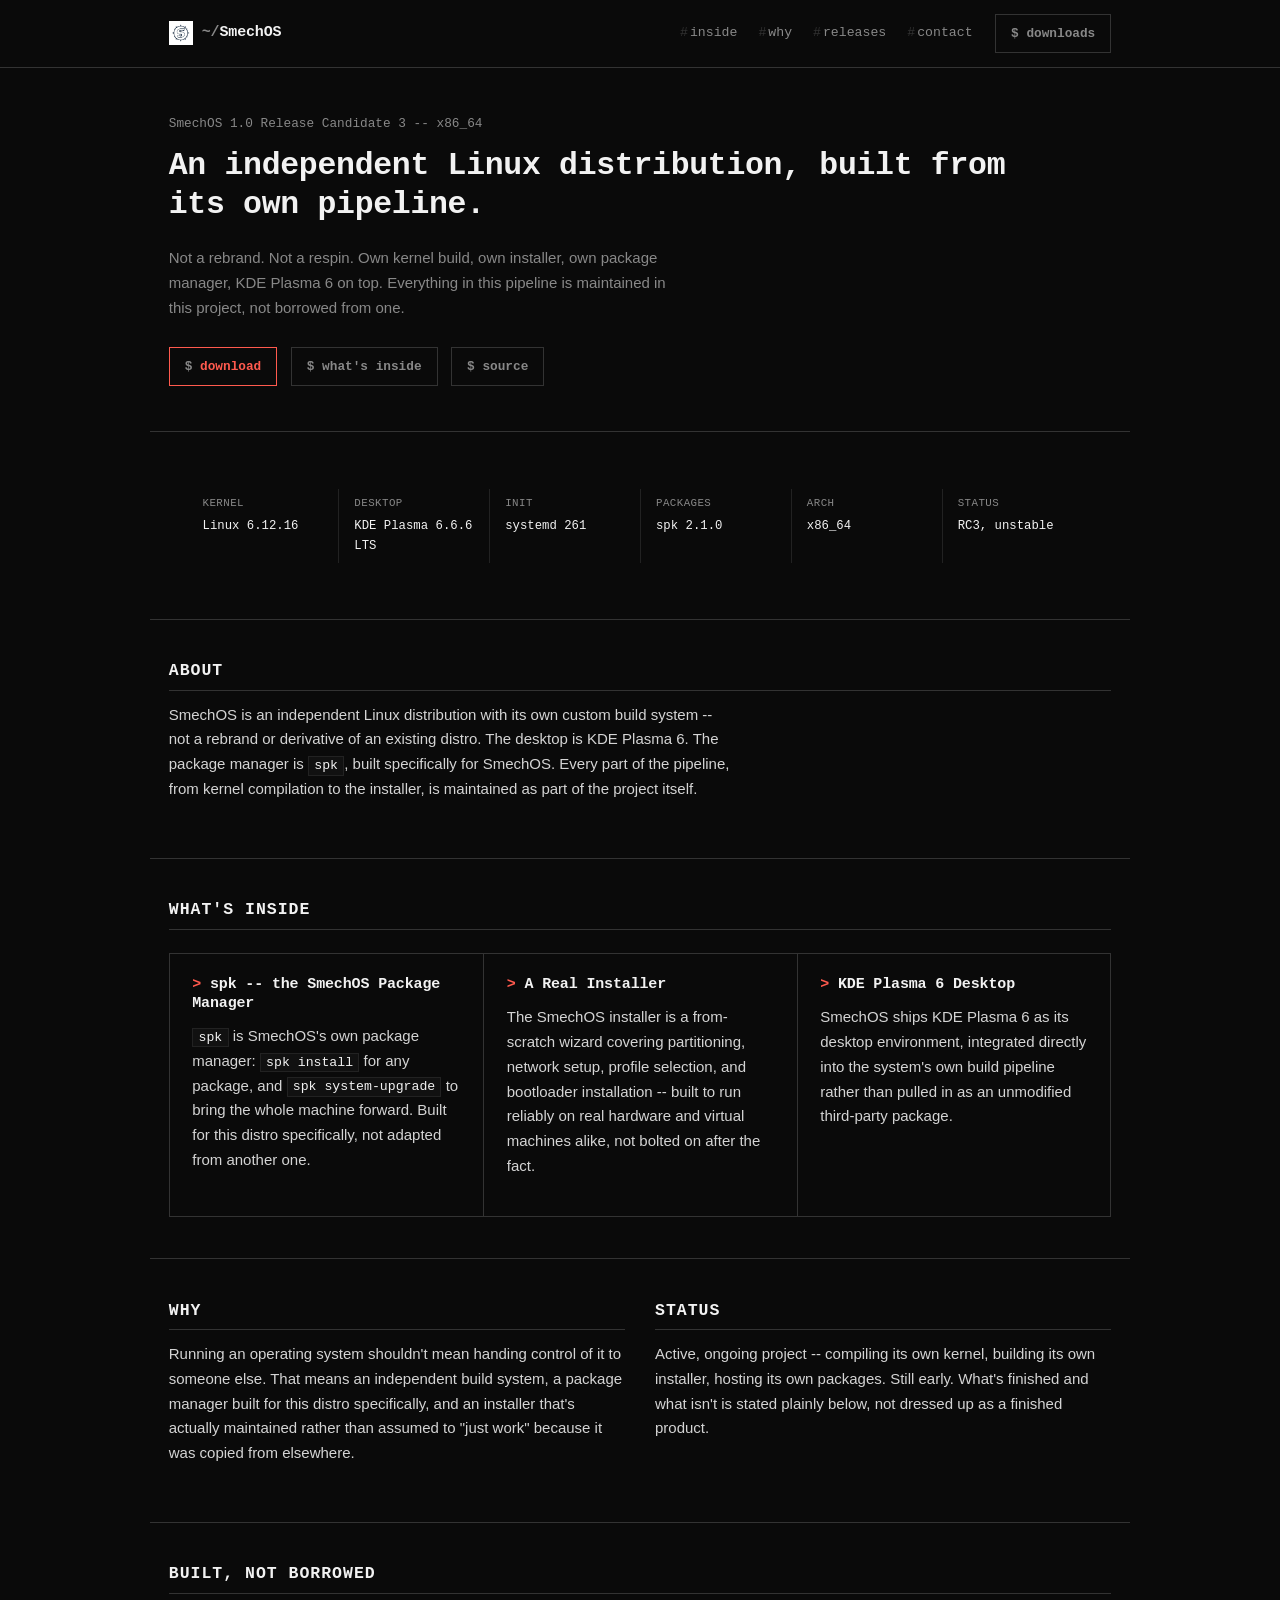
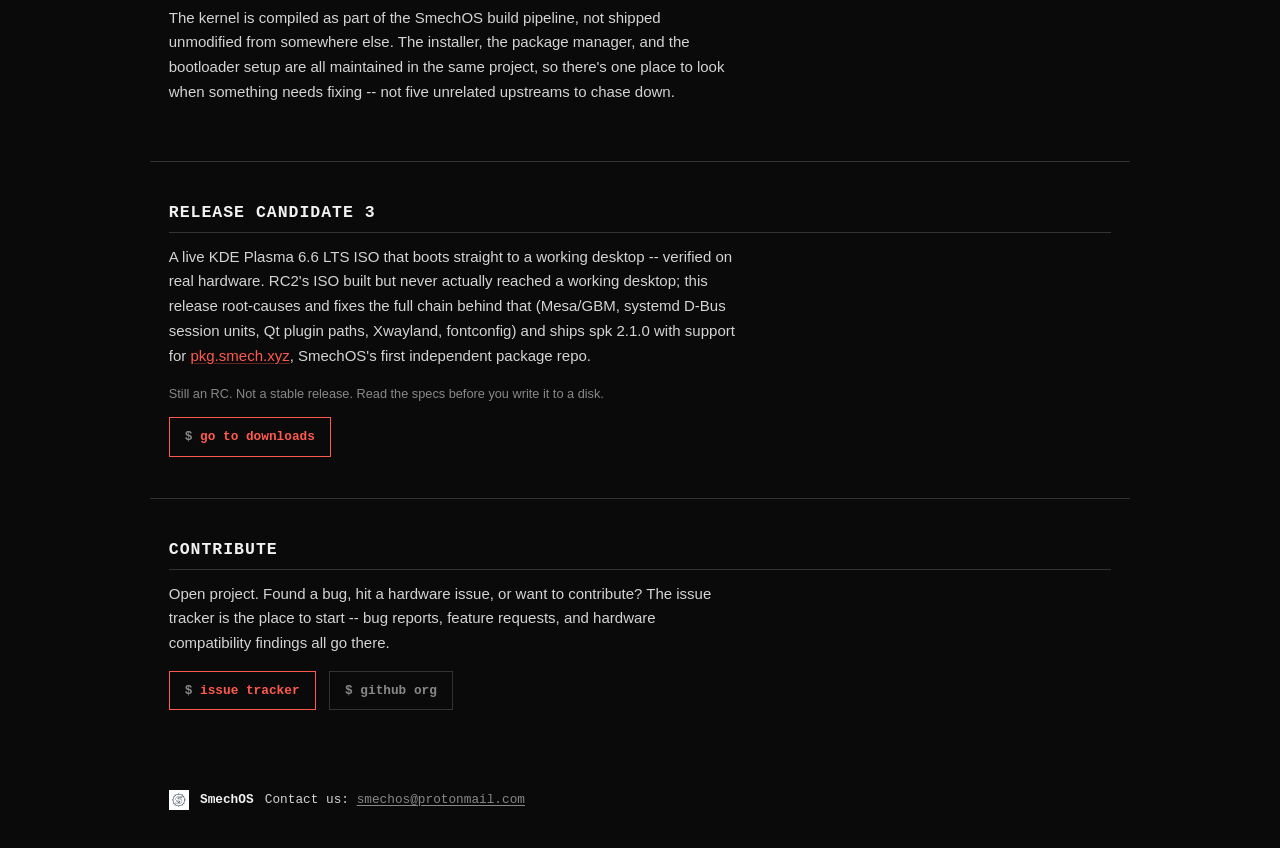
<file: index.html>
<!DOCTYPE html>
<html lang="en">
<head>
<meta charset="UTF-8">
<meta name="viewport" content="width=device-width, initial-scale=1.0">
<meta name="google-site-verification" content="x3f12THFJ5OekCMr3U08rLsCxz53IqWxdbclRZMlLFw" />
<title>SmechOS -- An Independent, Sovereign Linux Distribution</title>
<link rel="stylesheet" href="style.css">
<link rel="icon" href="logo.jpg" type="image/jpeg">
<meta name="description" content="SmechOS is an independent Linux distribution built entirely from source -- not based on Gentoo, Ubuntu, or Arch. Includes its own kernel build, KDE Plasma 6 desktop, and the spk package manager. Built by Smech Labs.">
<script type="application/ld+json">
{
  "@context": "https://schema.org",
  "@type": "SoftwareApplication",
  "name": "SmechOS",
  "applicationCategory": "OperatingSystem",
  "operatingSystem": "Linux",
  "description": "SmechOS is an independent Linux distribution built entirely from source -- not based on Gentoo, Ubuntu, or Arch. Includes its own kernel build, KDE Plasma 6 desktop, and the spk package manager.",
  "url": "https://os.smech.xyz",
  "downloadUrl": "https://os.smech.xyz/downloads.html",
  "softwareVersion": "1.0 Release Candidate 3",
  "publisher": {
    "@type": "Organization",
    "name": "Smech Labs",
    "url": "https://labs.smech.xyz"
  }
}
</script>
</head>
<body>

<header class="site-header">
  <div class="header-inner">
    <a class="brand" href="#home">
      <img class="brand-logo" src="logo.jpg" alt="SmechOS logo">
      <span class="brand-name">SmechOS</span>
    </a>
    <nav class="nav" id="nav">
      <a href="#solutions">inside</a>
      <a href="#vision">why</a>
      <a href="#cta">releases</a>
      <a href="#contact">contact</a>
    </nav>
    <a class="btn btn-outline header-cta" href="downloads.html">downloads</a>
    <button class="nav-toggle" id="navToggle" aria-label="Toggle navigation" aria-expanded="false">
      <span></span><span></span><span></span>
    </button>
  </div>
</header>

<main>

  <section class="hero" id="home">
    <div class="hero-content">
      <div class="eyebrow">SmechOS 1.0 Release Candidate 3 -- x86_64</div>
      <h1>An independent Linux distribution, built from its own pipeline.</h1>
      <p class="hero-sub">Not a rebrand. Not a respin. Own kernel build, own installer,
         own package manager, KDE Plasma 6 on top. Everything in this
         pipeline is maintained in this project, not borrowed from one.</p>
      <div class="hero-actions">
        <a class="btn btn-primary" href="downloads.html">download</a>
        <a class="btn btn-outline" href="#solutions">what's inside</a>
        <a class="btn btn-outline" href="https://github.com/Smech-Labs" target="_blank" rel="noopener">source</a>
      </div>
    </div>
  </section>

  <section class="facts" aria-label="Quick specs">
    <dl class="facts-inner">
      <div class="fact"><dt>Kernel</dt><dd>Linux 6.12.16</dd></div>
      <div class="fact"><dt>Desktop</dt><dd>KDE Plasma 6.6.6 LTS</dd></div>
      <div class="fact"><dt>Init</dt><dd>systemd 261</dd></div>
      <div class="fact"><dt>Packages</dt><dd>spk 2.1.0</dd></div>
      <div class="fact"><dt>Arch</dt><dd>x86_64</dd></div>
      <div class="fact"><dt>Status</dt><dd>RC3, unstable</dd></div>
    </dl>
  </section>

  <section class="about" id="about">
    <h2>About</h2>
    <p>SmechOS is an independent Linux distribution with its own custom build
       system -- not a rebrand or derivative of an existing distro. The
       desktop is KDE Plasma 6. The package manager is <code>spk</code>,
       built specifically for SmechOS. Every part of the pipeline, from
       kernel compilation to the installer, is maintained as part of the
       project itself.</p>
  </section>

  <section class="solutions" id="solutions">
    <h2>What's inside</h2>
    <div class="feature-grid">
      <article class="feature-card">
        <div class="feature-icon feature-icon-layers" aria-hidden="true"></div>
        <h3>spk -- the SmechOS Package Manager</h3>
        <p><code>spk</code> is SmechOS's own package manager: <code>spk
           install</code> for any package, and <code>spk
           system-upgrade</code> to bring the whole machine forward.
           Built for this distro specifically, not adapted from another
           one.</p>
      </article>
      <article class="feature-card">
        <div class="feature-icon feature-icon-facet" aria-hidden="true"></div>
        <h3>A Real Installer</h3>
        <p>The SmechOS installer is a from-scratch wizard covering
           partitioning, network setup, profile selection, and bootloader
           installation -- built to run reliably on real hardware and
           virtual machines alike, not bolted on after the fact.</p>
      </article>
      <article class="feature-card">
        <div class="feature-icon feature-icon-people" aria-hidden="true"></div>
        <h3>KDE Plasma 6 Desktop</h3>
        <p>SmechOS ships KDE Plasma 6 as its desktop environment, integrated
           directly into the system's own build pipeline rather than pulled
           in as an unmodified third-party package.</p>
      </article>
    </div>
  </section>

  <section class="vision" id="vision">
    <div class="vision-block">
      <h2>Why</h2>
      <p>Running an operating system shouldn't mean handing control of it to
         someone else. That means an independent build system, a package
         manager built for this distro specifically, and an installer that's
         actually maintained rather than assumed to "just work" because it
         was copied from elsewhere.</p>
    </div>
    <div class="vision-block">
      <h2>Status</h2>
      <p>Active, ongoing project -- compiling its own kernel, building its
         own installer, hosting its own packages. Still early. What's
         finished and what isn't is stated plainly below, not dressed up as
         a finished product.</p>
    </div>
  </section>

  <section class="performance" id="performance">
    <h2>Built, not borrowed</h2>
    <p>The kernel is compiled as part of the SmechOS build pipeline, not
       shipped unmodified from somewhere else. The installer, the package
       manager, and the bootloader setup are all maintained in the same
       project, so there's one place to look when something needs fixing --
       not five unrelated upstreams to chase down.</p>
  </section>

  <section class="cta" id="cta">
    <h2>Release Candidate 3</h2>
    <p>A live KDE Plasma 6.6 LTS ISO that boots straight to a working desktop
       -- verified on real hardware. RC2's ISO built but never actually
       reached a working desktop; this release root-causes and fixes the
       full chain behind that (Mesa/GBM, systemd D-Bus session units, Qt
       plugin paths, Xwayland, fontconfig) and ships spk 2.1.0 with support
       for <a href="https://pkg.smech.xyz">pkg.smech.xyz</a>, SmechOS's first
       independent package repo.</p>
    <p class="cta-note">Still an RC. Not a stable release. Read the specs
       before you write it to a disk.</p>
    <a class="btn btn-primary" href="downloads.html">go to downloads</a>
  </section>

  <section class="community" id="community">
    <h2>Contribute</h2>
    <p>Open project. Found a bug, hit a hardware issue, or want to
       contribute? The issue tracker is the place to start -- bug reports,
       feature requests, and hardware compatibility findings all go there.</p>
    <div class="hero-actions">
      <a class="btn btn-primary" href="https://github.com/Smech-Labs/smechos-issues" target="_blank" rel="noopener">issue tracker</a>
      <a class="btn btn-outline" href="https://github.com/Smech-Labs" target="_blank" rel="noopener">github org</a>
    </div>
  </section>

</main>

<footer class="site-footer" id="contact">
  <img class="footer-logo" src="logo.jpg" alt="SmechOS logo">
  <p class="footer-brand">SmechOS</p>
  <p>Contact us: <a href="mailto:smechos@protonmail.com">smechos@protonmail.com</a></p>
</footer>

<script src="app.js"></script>
</body>
</html>
</file>
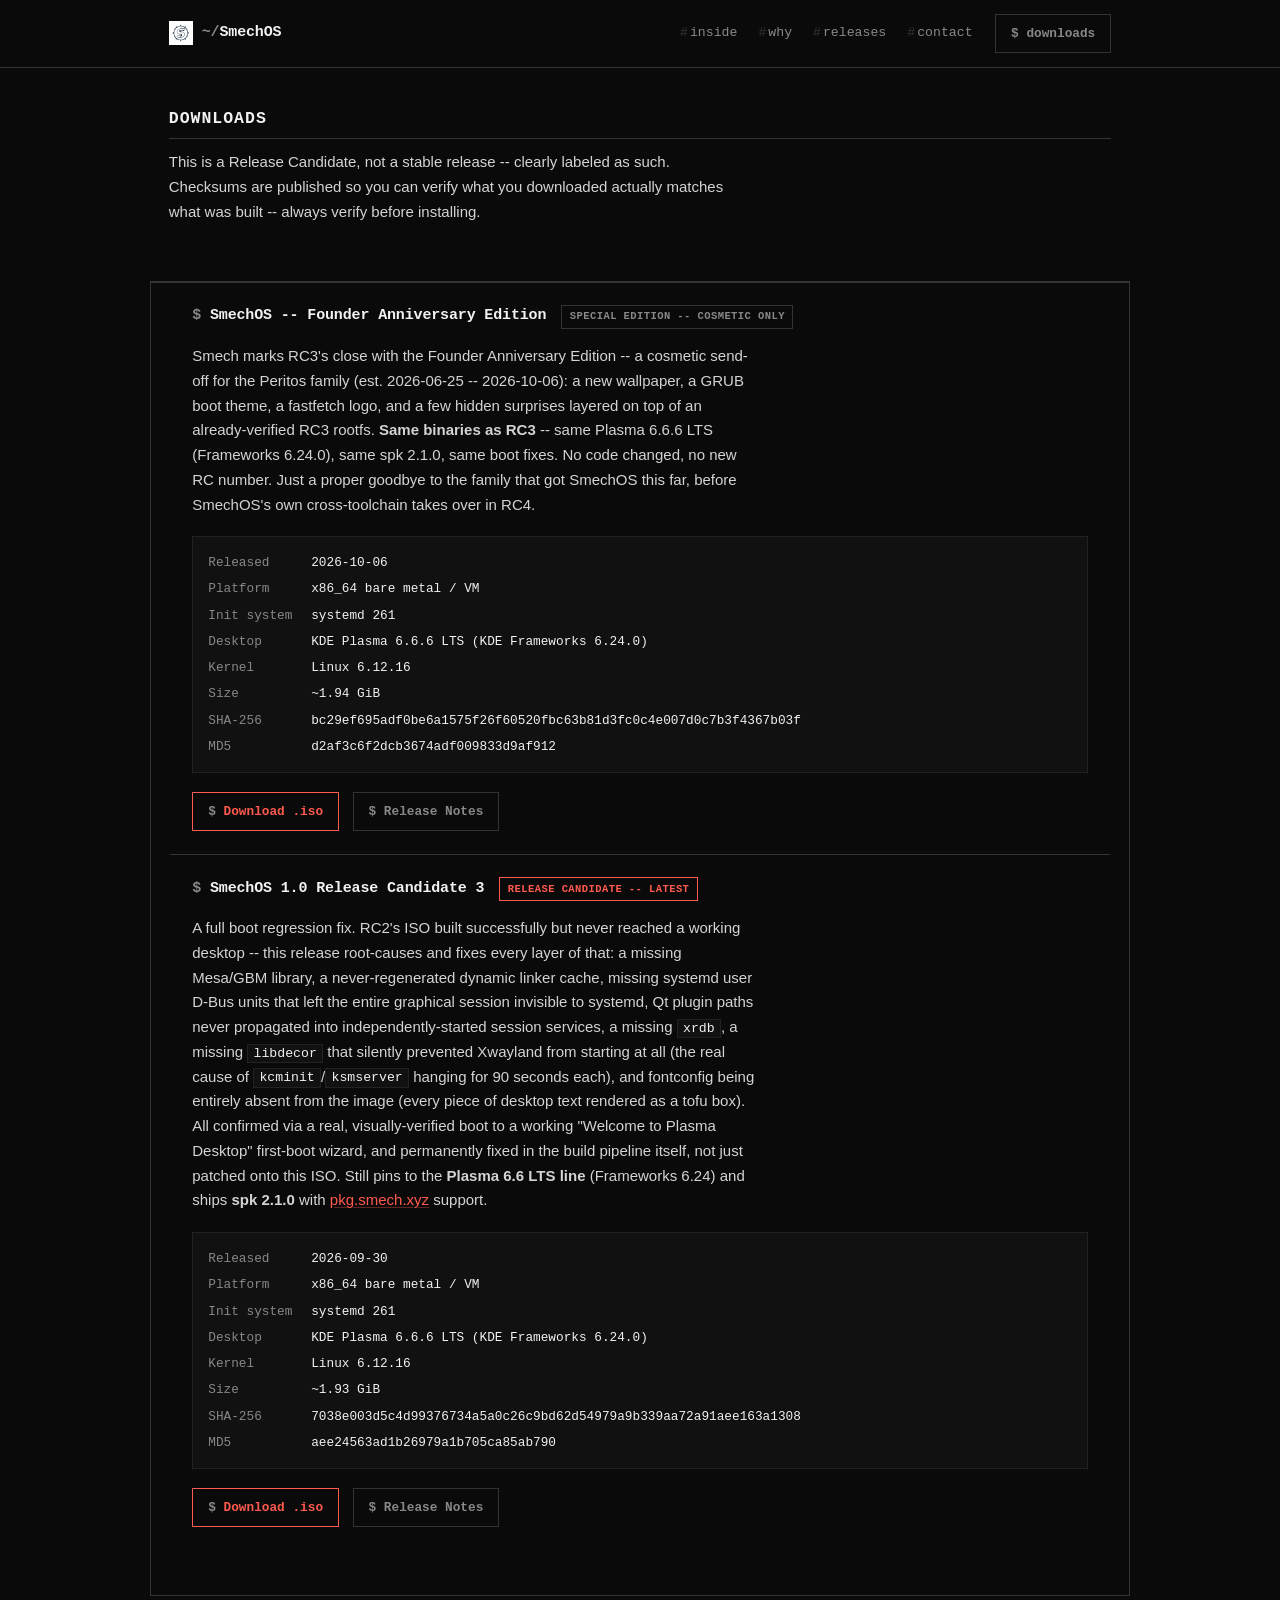
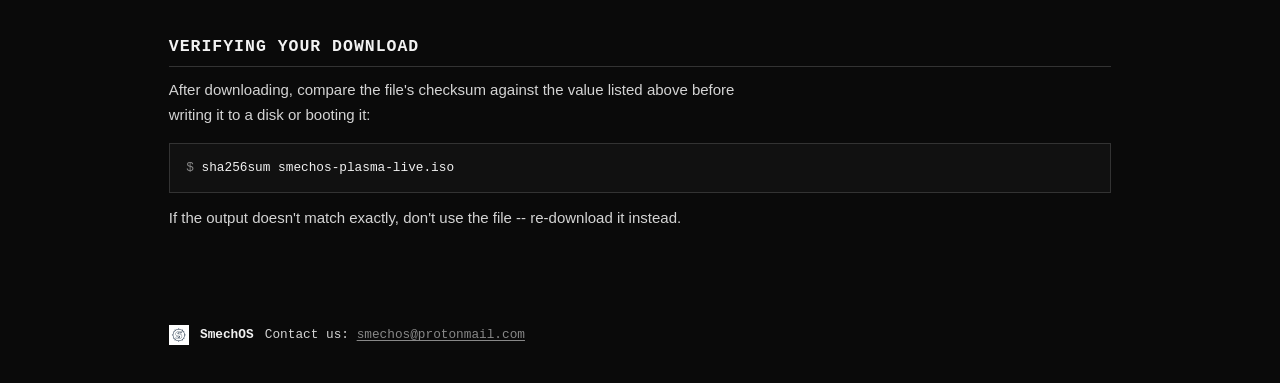
<file: downloads.html>
<!DOCTYPE html>
<html lang="en">
<head>
<meta charset="UTF-8">
<meta name="viewport" content="width=device-width, initial-scale=1.0">
<title>Downloads -- SmechOS</title>
<link rel="stylesheet" href="style.css">
<link rel="icon" href="logo.jpg" type="image/jpeg">
</head>
<body>

<header class="site-header">
  <div class="header-inner">
    <a class="brand" href="index.html">
      <img class="brand-logo" src="logo.jpg" alt="SmechOS logo">
      <span class="brand-name">SmechOS</span>
    </a>
    <nav class="nav" id="nav">
      <a href="index.html#solutions">inside</a>
      <a href="index.html#vision">why</a>
      <a href="index.html#cta">releases</a>
      <a href="index.html#contact">contact</a>
    </nav>
    <a class="btn btn-outline header-cta" href="downloads.html">downloads</a>
    <button class="nav-toggle" id="navToggle" aria-label="Toggle navigation" aria-expanded="false">
      <span></span><span></span><span></span>
    </button>
  </div>
</header>

<main>

  <section class="about" id="downloads-intro">
    <h2>Downloads</h2>
    <p>This is a Release Candidate, not a stable release -- clearly labeled
       as such. Checksums are published so you can verify what you
       downloaded actually matches what was built -- always verify before
       installing.</p>
  </section>

  <section class="downloads-list">

    <article class="download-card">
      <div class="download-card-header">
        <h3>SmechOS -- Founder Anniversary Edition</h3>
        <span class="badge">Special Edition -- Cosmetic Only</span>
      </div>
      <p>Smech marks RC3's close with the Founder Anniversary Edition -- a
         cosmetic send-off for the Peritos family (est. 2026-06-25 --
         2026-10-06): a new wallpaper, a GRUB boot theme, a fastfetch logo,
         and a few hidden surprises layered on top of an already-verified
         RC3 rootfs. <strong>Same binaries as RC3</strong> -- same Plasma
         6.6.6 LTS (Frameworks 6.24.0), same spk 2.1.0, same boot fixes. No
         code changed, no new RC number. Just a proper goodbye to the
         family that got SmechOS this far, before SmechOS's own
         cross-toolchain takes over in RC4.</p>
      <dl class="download-meta">
        <dt>Released</dt>
        <dd>2026-10-06</dd>
        <dt>Platform</dt>
        <dd>x86_64 bare metal / VM</dd>
        <dt>Init system</dt>
        <dd>systemd 261</dd>
        <dt>Desktop</dt>
        <dd>KDE Plasma 6.6.6 LTS (KDE Frameworks 6.24.0)</dd>
        <dt>Kernel</dt>
        <dd>Linux 6.12.16</dd>
        <dt>Size</dt>
        <dd>~1.94 GiB</dd>
        <dt>SHA-256</dt>
        <dd><code>bc29ef695adf0be6a1575f26f60520fbc63b81d3fc0c4e007d0c7b3f4367b03f</code></dd>
        <dt>MD5</dt>
        <dd><code>d2af3c6f2dcb3674adf009833d9af912</code></dd>
      </dl>
      <div class="download-actions">
        <a class="btn btn-primary" href="https://github.com/Smech-Labs/smechlabs-iso-files/releases/download/smechos-1.0-rc3-fae/smechos-plasma-live-fae.iso">Download .iso</a>
        <a class="btn btn-outline" href="https://github.com/Smech-Labs/smechlabs-iso-files/releases/tag/smechos-1.0-rc3-fae">Release Notes</a>
      </div>
    </article>

    <article class="download-card">
      <div class="download-card-header">
        <h3>SmechOS 1.0 Release Candidate 3</h3>
        <span class="badge badge-beta">Release Candidate -- Latest</span>
      </div>
      <p>A full boot regression fix. RC2's ISO built successfully but never
         reached a working desktop -- this release root-causes and fixes
         every layer of that: a missing Mesa/GBM library, a never-regenerated
         dynamic linker cache, missing systemd user D-Bus units that left the
         entire graphical session invisible to systemd, Qt plugin paths never
         propagated into independently-started session services, a missing
         <code>xrdb</code>, a missing <code>libdecor</code> that silently
         prevented Xwayland from starting at all (the real cause of
         <code>kcminit</code>/<code>ksmserver</code> hanging for 90 seconds
         each), and fontconfig being entirely absent from the image (every
         piece of desktop text rendered as a tofu box). All confirmed via a
         real, visually-verified boot to a working "Welcome to Plasma
         Desktop" first-boot wizard, and permanently fixed in the build
         pipeline itself, not just patched onto this ISO. Still pins to the
         <strong>Plasma 6.6 LTS line</strong> (Frameworks 6.24) and ships
         <strong>spk 2.1.0</strong> with
         <a href="https://pkg.smech.xyz">pkg.smech.xyz</a> support.</p>
      <dl class="download-meta">
        <dt>Released</dt>
        <dd>2026-09-30</dd>
        <dt>Platform</dt>
        <dd>x86_64 bare metal / VM</dd>
        <dt>Init system</dt>
        <dd>systemd 261</dd>
        <dt>Desktop</dt>
        <dd>KDE Plasma 6.6.6 LTS (KDE Frameworks 6.24.0)</dd>
        <dt>Kernel</dt>
        <dd>Linux 6.12.16</dd>
        <dt>Size</dt>
        <dd>~1.93 GiB</dd>
        <dt>SHA-256</dt>
        <dd><code>7038e003d5c4d99376734a5a0c26c9bd62d54979a9b339aa72a91aee163a1308</code></dd>
        <dt>MD5</dt>
        <dd><code>aee24563ad1b26979a1b705ca85ab790</code></dd>
      </dl>
      <div class="download-actions">
        <a class="btn btn-primary" href="https://github.com/Smech-Labs/smechlabs-iso-files/releases/download/smechos-1.0-rc3/smechos-plasma-live.iso">Download .iso</a>
        <a class="btn btn-outline" href="https://github.com/Smech-Labs/smechlabs-iso-files/releases/tag/smechos-1.0-rc3">Release Notes</a>
      </div>
    </article>

  </section>

  <section class="about" id="verify">
    <h2>Verifying Your Download</h2>
    <p>After downloading, compare the file's checksum against the value
       listed above before writing it to a disk or booting it:</p>
    <pre class="verify-cmd">sha256sum smechos-plasma-live.iso</pre>
    <p>If the output doesn't match exactly, don't use the file -- re-download
       it instead.</p>
  </section>

</main>

<footer class="site-footer" id="contact">
  <img class="footer-logo" src="logo.jpg" alt="SmechOS logo">
  <p class="footer-brand">SmechOS</p>
  <p>Contact us: <a href="mailto:smechos@protonmail.com">smechos@protonmail.com</a></p>
</footer>

<script src="app.js"></script>
</body>
</html>
</file>
<file: style.css>
/* SmechOS -- plain, information-dense site. No gradients, no blur, no
   rounded "SaaS card" chrome, no hover-lift buttons. Sharp corners,
   visible borders, monospace for structure, a readable body face for
   paragraphs. */

:root {
  --bg: #0a0a0a;
  --bg-raised: #111111;
  --text: #d4d4d4;
  --text-dim: #888888;
  --text-bright: #f2f2f2;
  --accent: #ff5a4e;
  --border: #333333;
  --border-dim: #222222;
  --max-width: 980px;
  --mono: "JetBrains Mono", "Fira Code", ui-monospace, SFMono-Regular, Menlo, Consolas, "Liberation Mono", monospace;
  --sans: -apple-system, "Segoe UI", Roboto, Helvetica, Arial, sans-serif;
}

* {
  box-sizing: border-box;
}

html, body {
  margin: 0;
  padding: 0;
  background: var(--bg);
  color: var(--text);
  font-family: var(--sans);
  font-size: 15px;
  line-height: 1.65;
}

h1, h2, h3 {
  font-family: var(--mono);
  font-weight: 700;
  color: var(--text-bright);
  line-height: 1.25;
  margin: 0 0 0.7em;
  letter-spacing: -0.01em;
}

h2 {
  font-size: 1.1rem;
  text-transform: uppercase;
  letter-spacing: 0.06em;
  padding-bottom: 0.5em;
  border-bottom: 1px solid var(--border);
}

h3 {
  font-size: 1rem;
}

p {
  color: var(--text);
  margin: 0 0 1em;
  max-width: 68ch;
}

code {
  font-family: var(--mono);
  background: var(--bg-raised);
  border: 1px solid var(--border-dim);
  padding: 0.1em 0.4em;
  font-size: 0.88em;
  color: var(--text-bright);
}

a {
  color: var(--accent);
  text-decoration: underline;
  text-decoration-color: rgba(255, 90, 78, 0.35);
  text-underline-offset: 2px;
}

a:hover, a:focus {
  text-decoration-color: var(--accent);
}

hr {
  border: none;
  border-top: 1px solid var(--border);
  margin: 2.5rem 0;
}

/* ---------- header ---------- */

.site-header {
  border-bottom: 1px solid var(--border);
  background: var(--bg);
}

.header-inner {
  max-width: var(--max-width);
  margin: 0 auto;
  padding: 0.9rem 1.25rem;
  display: flex;
  align-items: center;
  gap: 1.5rem;
  font-family: var(--mono);
}

.brand {
  display: flex;
  align-items: center;
  gap: 0.6rem;
  margin-right: auto;
  text-decoration: none;
}

.brand-logo {
  width: 24px;
  height: 24px;
}

.brand-name {
  font-weight: 700;
  font-size: 1rem;
  color: var(--text-bright);
  letter-spacing: -0.01em;
}

.brand-name::before {
  content: "~/";
  color: var(--text-dim);
}

.nav {
  display: flex;
  gap: 1.4rem;
}

.nav a {
  color: var(--text-dim);
  text-decoration: none;
  font-size: 0.88rem;
}

.nav a::before {
  content: "#";
  color: var(--border);
  margin-right: 0.15em;
}

.nav a:hover,
.nav a:focus {
  color: var(--accent);
}

.header-cta {
  flex-shrink: 0;
}

.nav-toggle {
  display: none;
  flex-direction: column;
  justify-content: center;
  gap: 5px;
  width: 28px;
  height: 28px;
  background: none;
  border: 1px solid var(--border);
  cursor: pointer;
  padding: 4px;
}

.nav-toggle span {
  display: block;
  height: 1px;
  background: var(--text);
}

/* ---------- buttons ---------- */

.btn {
  display: inline-block;
  font-family: var(--mono);
  padding: 0.55rem 1rem;
  font-size: 0.85rem;
  font-weight: 600;
  cursor: pointer;
  border: 1px solid var(--border);
  border-radius: 0;
  text-decoration: none;
  background: transparent;
  color: var(--text);
}

.btn::before {
  content: "$ ";
  color: var(--text-dim);
}

.btn:hover {
  border-color: var(--accent);
  color: var(--accent);
}

.btn-primary {
  border-color: var(--accent);
  color: var(--accent);
}

.btn-primary:hover {
  background: var(--accent);
  color: #0a0a0a;
}

.btn-outline {
  color: var(--text-dim);
}

/* ---------- hero ---------- */

.hero {
  border-bottom: 1px solid var(--border);
  padding: 3rem 1.25rem;
}

.hero-bg {
  display: none;
}

.hero-content {
  max-width: var(--max-width);
  margin: 0 auto;
}

.hero .eyebrow {
  font-family: var(--mono);
  color: var(--text-dim);
  font-size: 0.85rem;
  margin-bottom: 0.8rem;
}

.hero h1 {
  font-size: clamp(1.5rem, 3.4vw, 2.1rem);
  max-width: 46ch;
}

.hero-sub {
  font-size: 1rem;
  color: var(--text-dim);
  margin-bottom: 1.75rem;
  max-width: 60ch;
}

.hero-actions {
  display: flex;
  gap: 0.9rem;
  flex-wrap: wrap;
}

/* ---------- quick facts strip ---------- */

.facts {
  border-bottom: 1px solid var(--border);
}

.facts-inner {
  max-width: var(--max-width);
  margin: 0 auto;
  padding: 1rem 1.25rem;
  display: grid;
  grid-template-columns: repeat(auto-fit, minmax(150px, 1fr));
  font-family: var(--mono);
  font-size: 0.82rem;
}

.fact {
  padding: 0.4rem 1rem;
  border-left: 1px solid var(--border-dim);
}

.fact:first-child {
  border-left: none;
}

.fact dt {
  color: var(--text-dim);
  text-transform: uppercase;
  letter-spacing: 0.04em;
  font-size: 0.72rem;
  margin-bottom: 0.25rem;
}

.fact dd {
  margin: 0;
  color: var(--text-bright);
}

/* ---------- generic section ---------- */

main > section {
  max-width: var(--max-width);
  margin: 0 auto;
  padding: 2.75rem 1.25rem;
  border-bottom: 1px solid var(--border);
}

main > section:last-of-type {
  border-bottom: none;
}

/* ---------- feature list (was: rounded icon cards) ---------- */

.feature-grid {
  display: grid;
  grid-template-columns: repeat(auto-fit, minmax(260px, 1fr));
  gap: 0;
  margin-top: 1.5rem;
  border: 1px solid var(--border);
}

.feature-card {
  padding: 1.5rem;
  border-left: 1px solid var(--border);
}

.feature-card:first-child {
  border-left: none;
}

.feature-icon {
  display: none;
}

.feature-card h3::before {
  content: "> ";
  color: var(--accent);
}

/* ---------- vision ---------- */

.vision {
  display: grid;
  grid-template-columns: repeat(auto-fit, minmax(280px, 1fr));
  gap: 2rem;
}

/* ---------- cta ---------- */

.cta-note {
  margin-top: 1rem;
  font-size: 0.85rem;
  color: var(--text-dim);
}

/* ---------- footer ---------- */

.site-footer {
  padding: 2.5rem 1.25rem;
  font-family: var(--mono);
  font-size: 0.85rem;
  color: var(--text-dim);
  max-width: var(--max-width);
  margin: 0 auto;
  display: flex;
  align-items: center;
  gap: 0.75rem;
}

.footer-logo {
  width: 20px;
  height: 20px;
}

.footer-brand {
  color: var(--text-bright);
  font-weight: 700;
  margin: 0;
}

.site-footer p {
  margin: 0;
}

.site-footer a {
  color: var(--text-dim);
  text-decoration: underline;
}

.site-footer a:hover {
  color: var(--accent);
}

/* ---------- responsive nav ---------- */

@media (max-width: 720px) {
  .nav {
    position: absolute;
    top: 100%;
    left: 0;
    right: 0;
    background: var(--bg);
    border-bottom: 1px solid var(--border);
    flex-direction: column;
    padding: 1rem 1.25rem;
    gap: 0.9rem;
    display: none;
  }

  .nav.open {
    display: flex;
  }

  .header-cta {
    display: none;
  }

  .nav-toggle {
    display: flex;
  }

  .feature-grid {
    grid-template-columns: 1fr;
  }

  .feature-card {
    border-left: none;
    border-top: 1px solid var(--border);
  }

  .feature-card:first-child {
    border-top: none;
  }

  .fact {
    border-left: none;
    border-top: 1px solid var(--border-dim);
  }

  .fact:first-child {
    border-top: none;
  }
}

/* ---------- downloads page ---------- */

.downloads-list {
  max-width: var(--max-width);
  margin: 0 auto;
  padding: 0 1.25rem 3rem;
  display: flex;
  flex-direction: column;
  gap: 0;
  border: 1px solid var(--border);
  border-radius: 0;
}

.download-card {
  padding: 1.5rem;
  border-top: 1px solid var(--border);
}

.downloads-list .download-card:first-child {
  border-top: none;
}

.download-card-header {
  display: flex;
  align-items: baseline;
  gap: 1rem;
  margin-bottom: 1rem;
  flex-wrap: wrap;
}

.download-card-header h3 {
  margin: 0;
}

.download-card-header h3::before {
  content: "$ ";
  color: var(--text-dim);
}

.badge {
  display: inline-block;
  font-family: var(--mono);
  padding: 0.15rem 0.5rem;
  border-radius: 0;
  font-size: 0.7rem;
  font-weight: 700;
  text-transform: uppercase;
  letter-spacing: 0.04em;
  border: 1px solid var(--border);
  color: var(--text-dim);
}

.badge-beta {
  border-color: var(--accent);
  color: var(--accent);
}

.download-meta {
  display: grid;
  grid-template-columns: max-content 1fr;
  gap: 0.35rem 1.25rem;
  margin: 1.25rem 0;
  font-family: var(--mono);
  font-size: 0.85rem;
  padding: 1rem;
  background: var(--bg-raised);
  border: 1px solid var(--border-dim);
}

.download-meta dt {
  color: var(--text-dim);
}

.download-meta dd {
  margin: 0;
  word-break: break-all;
  color: var(--text-bright);
}

.download-meta code {
  background: transparent;
  border: none;
  padding: 0;
  font-size: 1em;
}

.download-actions {
  display: flex;
  gap: 0.9rem;
  flex-wrap: wrap;
}

.verify-cmd {
  font-family: var(--mono);
  background: var(--bg-raised);
  border: 1px solid var(--border);
  border-radius: 0;
  padding: 0.9rem 1.1rem;
  overflow-x: auto;
  color: var(--text-bright);
  font-size: 0.85rem;
}

.verify-cmd::before {
  content: "$ ";
  color: var(--text-dim);
}
</file>
